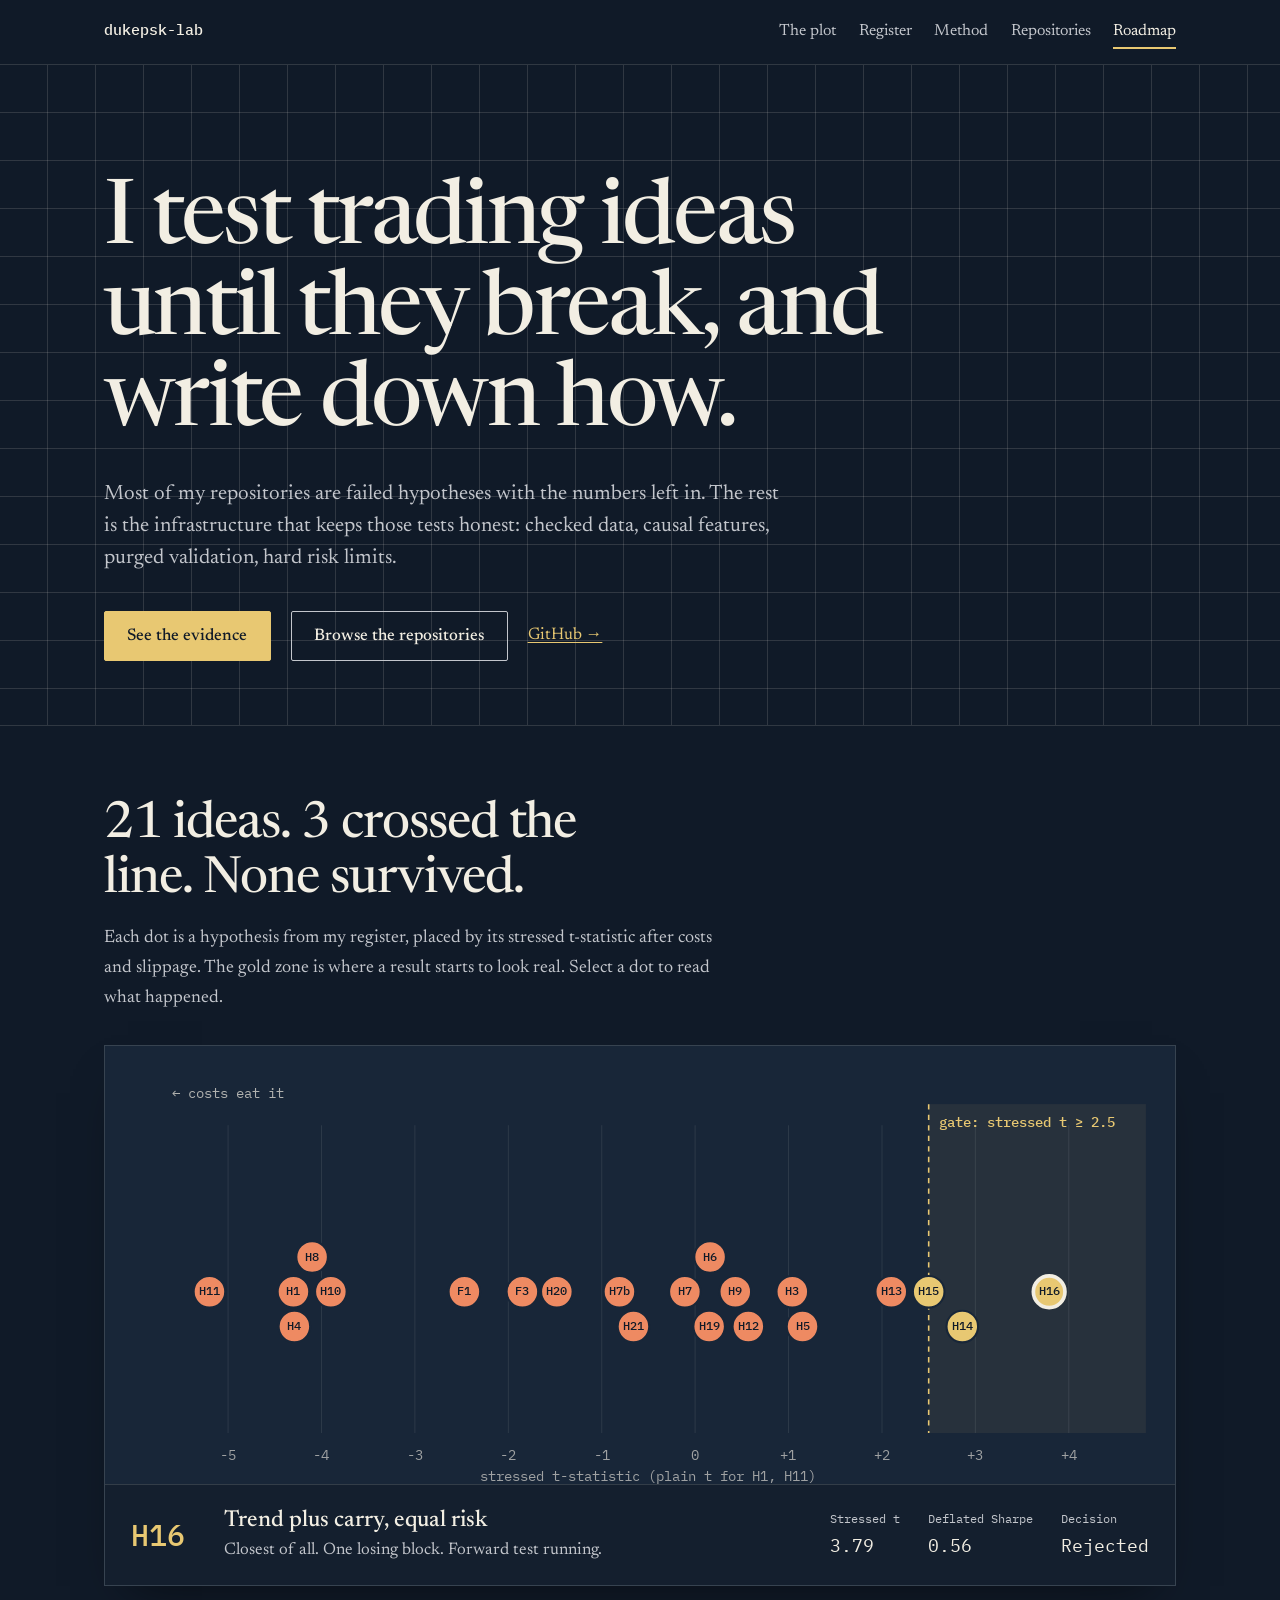
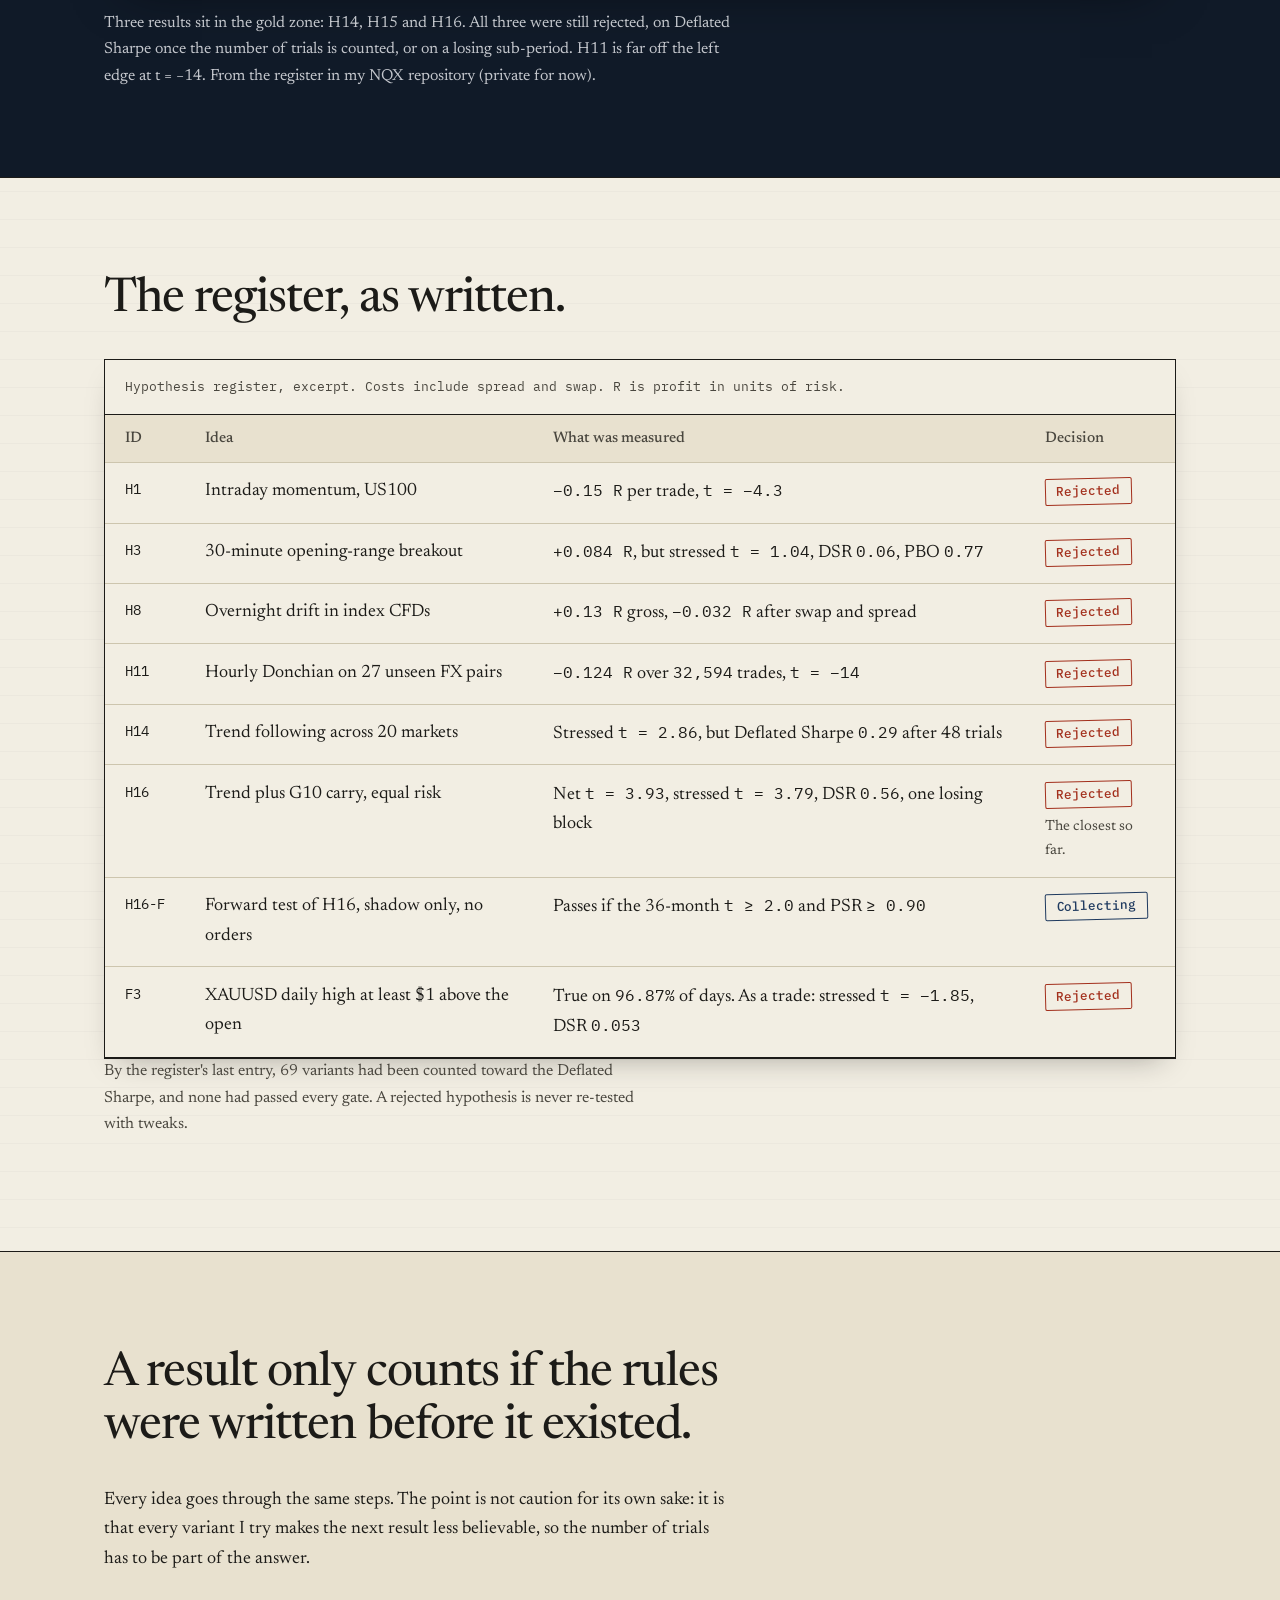
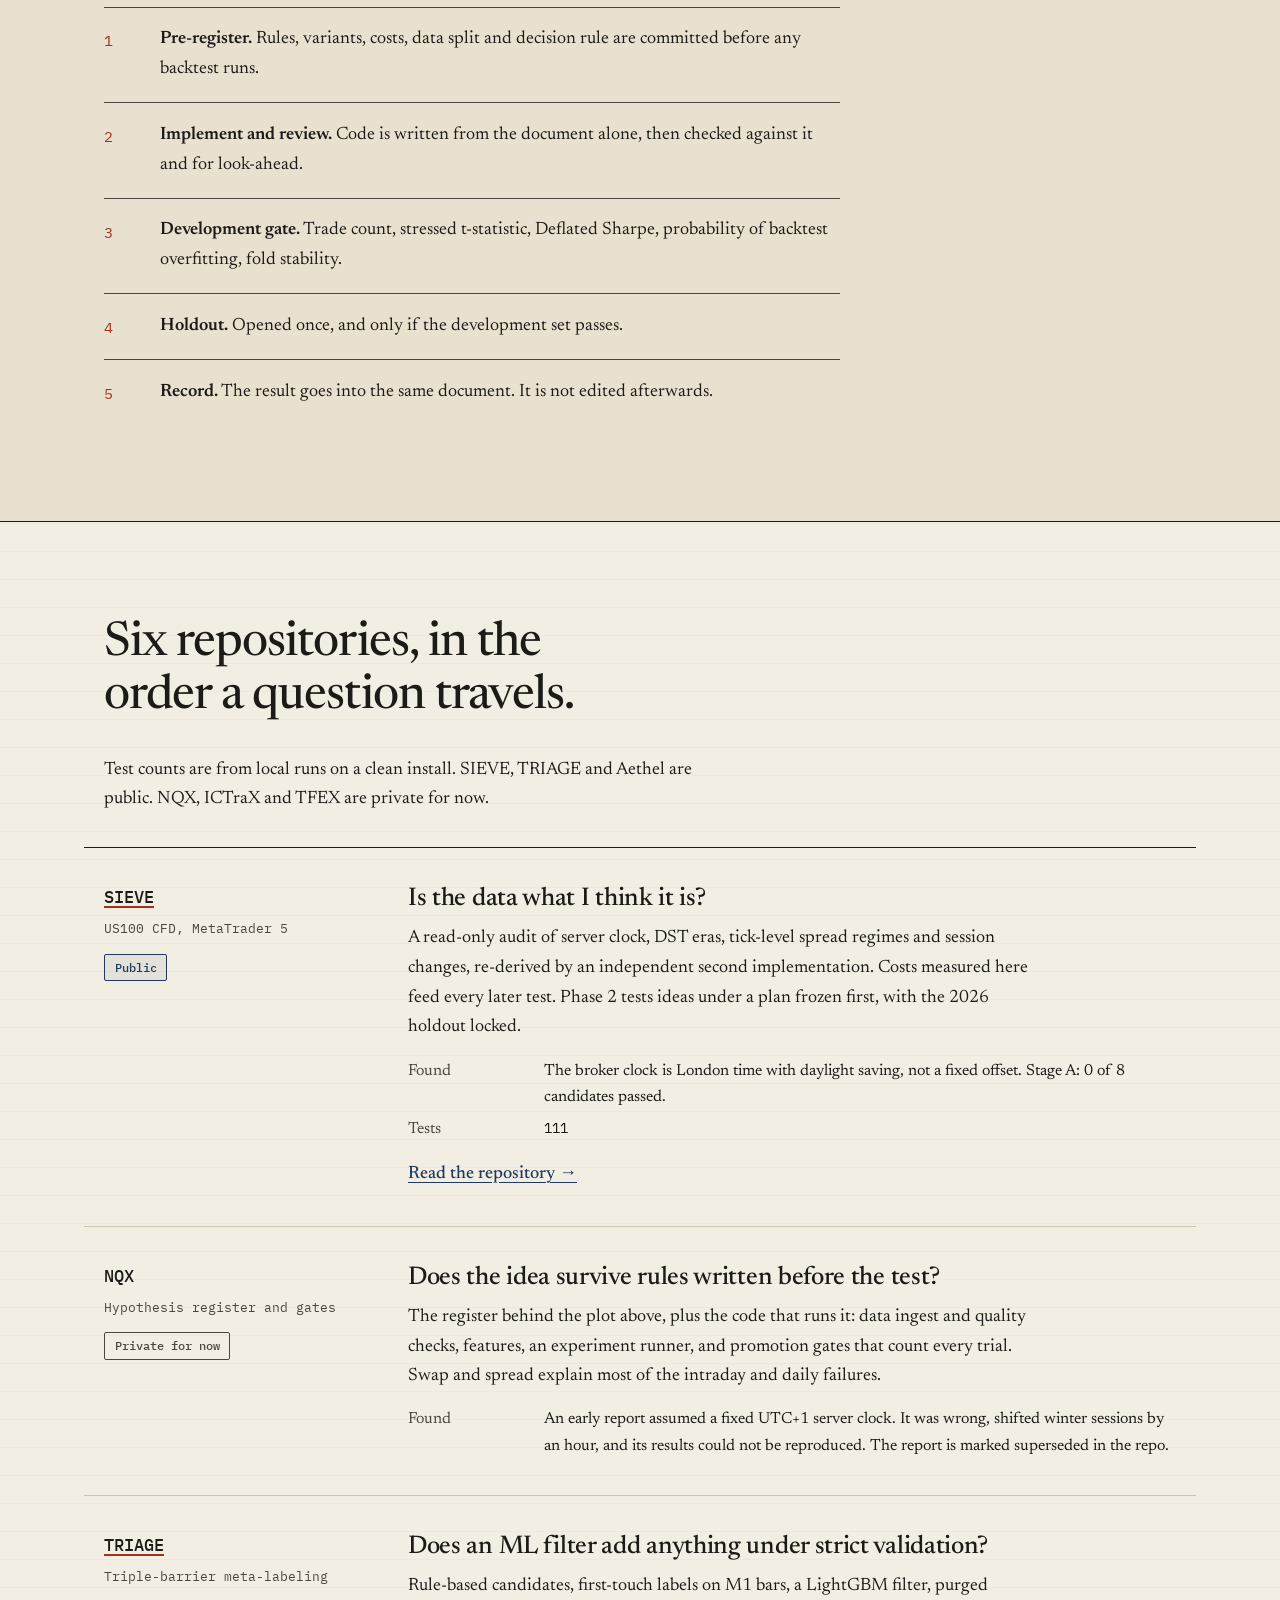
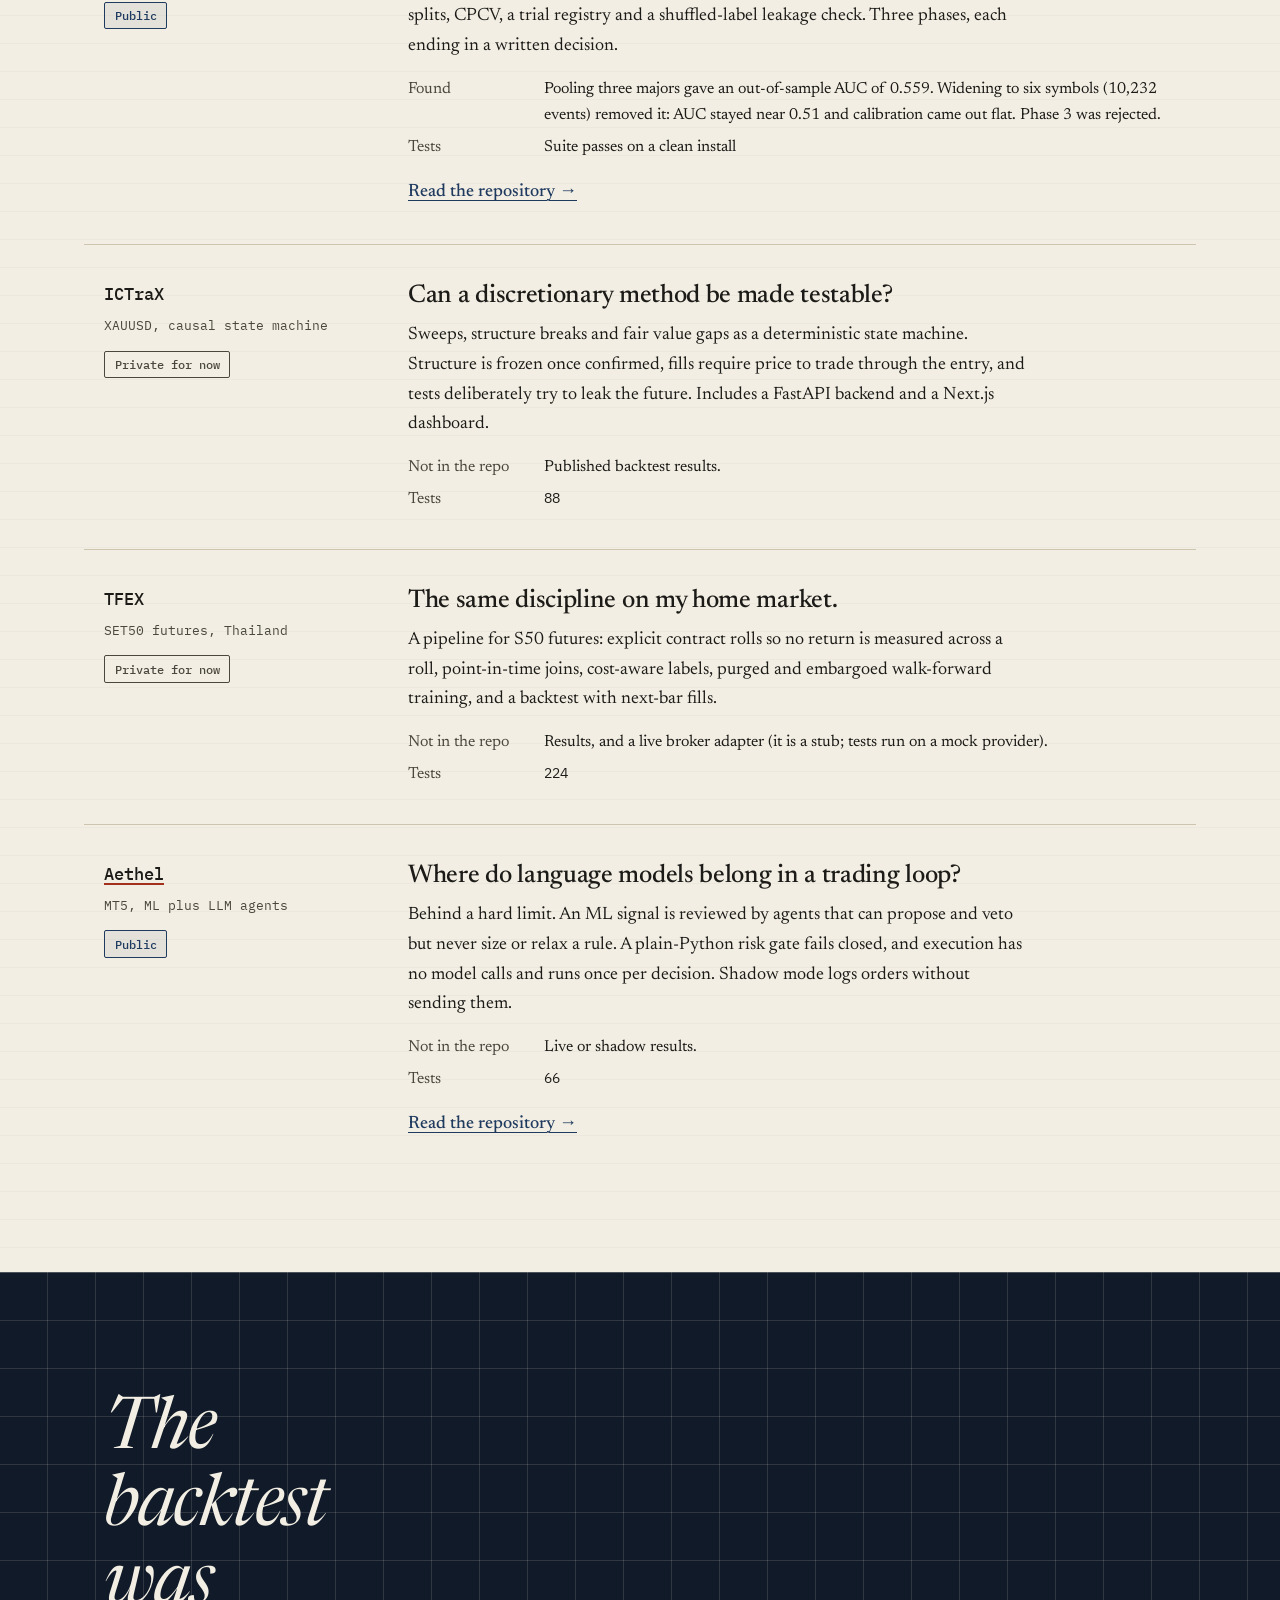
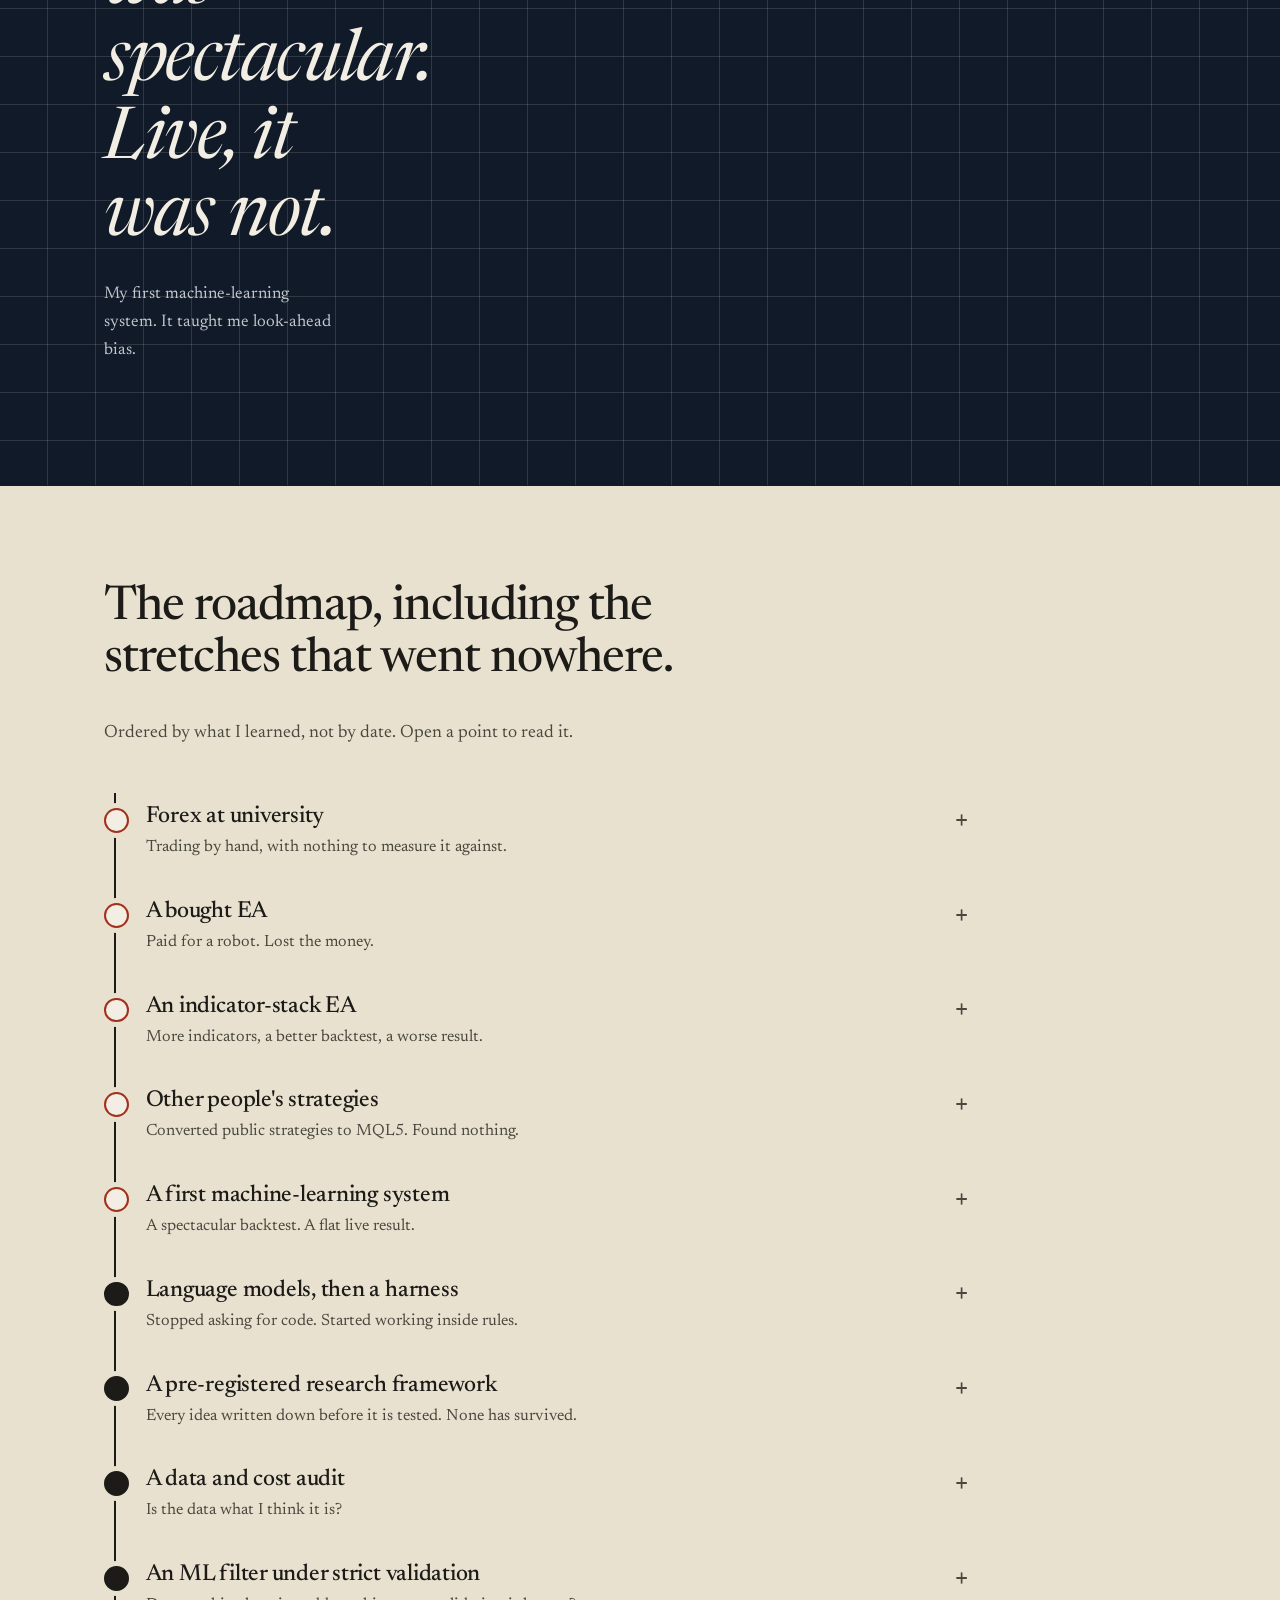
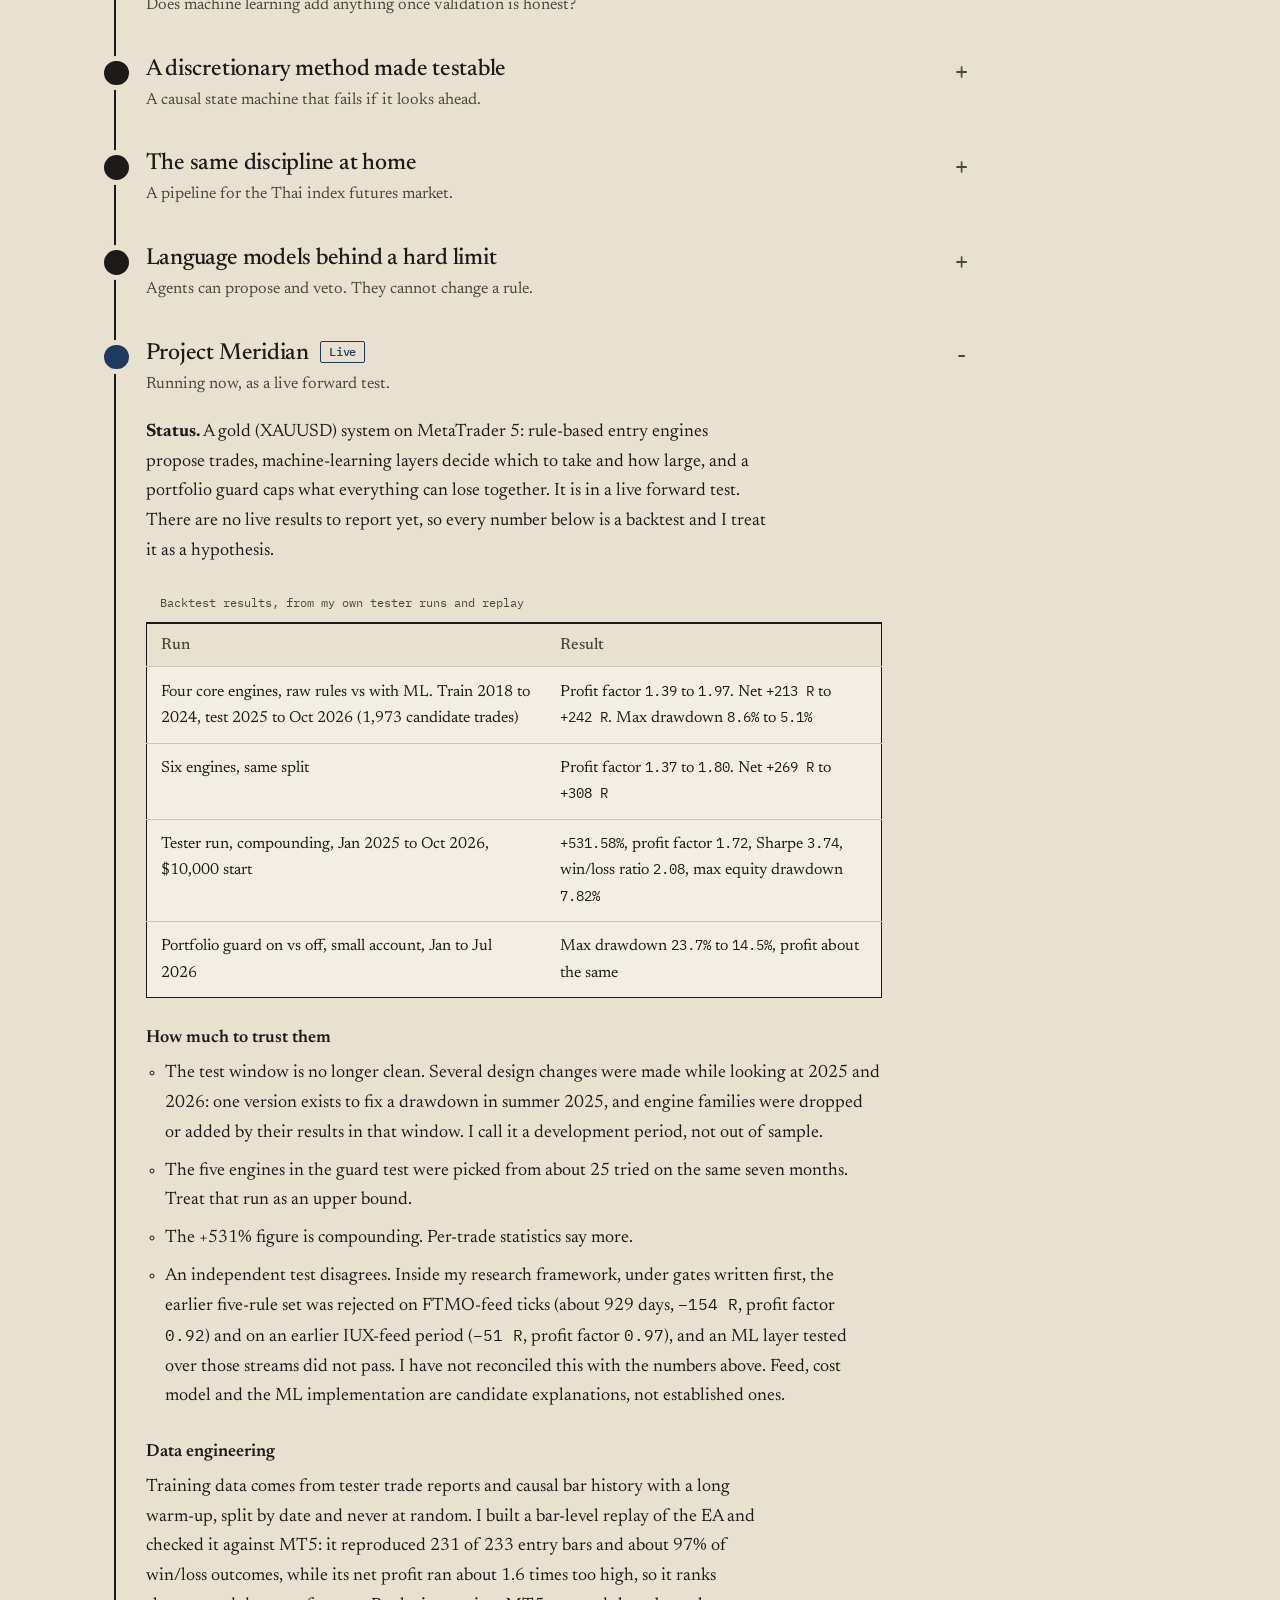
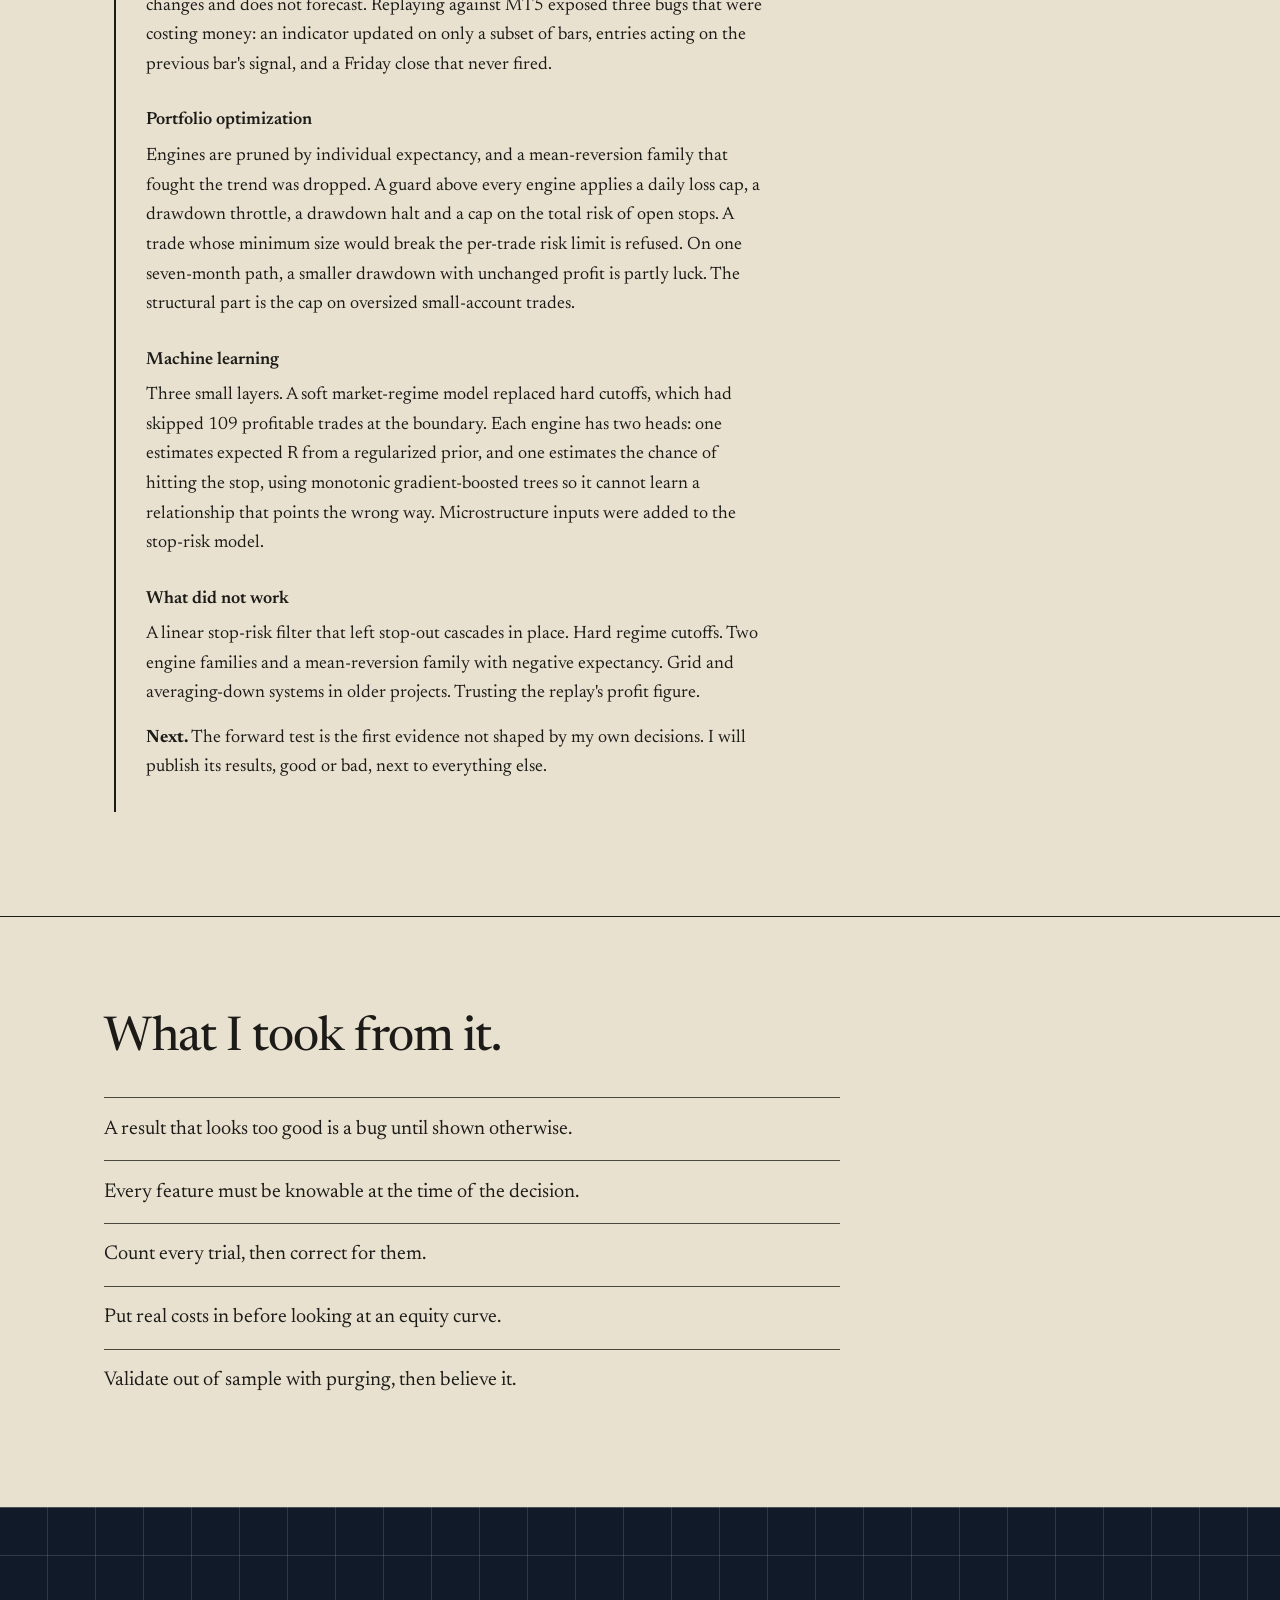
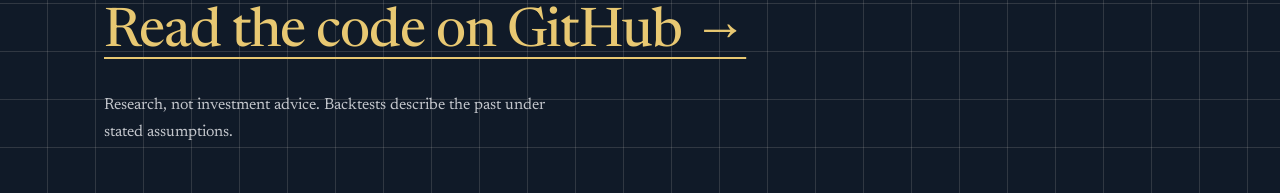
<file: index.html>
<!doctype html>
<html lang="en">
<head>
<meta charset="utf-8">
<meta name="viewport" content="width=device-width, initial-scale=1">
<title>dukepsk-lab: Quant research notebook</title>
<meta name="description" content="21 trading ideas tested under pre-registered rules. Three crossed the significance gate and none survived. The numbers, the code and how I learned to test.">
<meta property="og:title" content="dukepsk-lab: Quant research notebook">
<meta property="og:description" content="21 trading ideas, tested under rules written first. Three crossed the gate, none survived. See the plot.">
<meta property="og:type" content="website">
<meta name="color-scheme" content="light dark">
<meta name="theme-color" content="#101a28">
<link rel="icon" href="data:image/svg+xml,%3Csvg xmlns='http://www.w3.org/2000/svg' viewBox='0 0 32 32'%3E%3Crect width='32' height='32' fill='%23101a28'/%3E%3Ccircle cx='9' cy='20' r='3' fill='%23ee8a62'/%3E%3Ccircle cx='16' cy='14' r='3' fill='%23ee8a62'/%3E%3Ccircle cx='24' cy='9' r='3.5' fill='%23e8c872'/%3E%3C/svg%3E">
<link rel="preconnect" href="https://fonts.googleapis.com">
<link rel="preconnect" href="https://fonts.gstatic.com" crossorigin>
<link rel="stylesheet" href="https://fonts.googleapis.com/css2?family=IBM+Plex+Mono:wght@400;500&family=Newsreader:ital,opsz,wght@0,6..72,300..700;1,6..72,300..700&display=swap">
<link rel="stylesheet" href="styles.css">
</head>
<body>

<header class="top">
  <div class="wrap">
    <a class="handle" href="#top">dukepsk-lab</a>
    <nav aria-label="Sections">
      <a href="#plot">The plot</a>
      <a href="#register">Register</a>
      <a href="#method">Method</a>
      <a href="#repos">Repositories</a>
      <a href="#roadmap">Roadmap</a>
    </nav>
  </div>
</header>

<main id="top">

<section class="night hero">
  <div class="wrap">
    <h1>I test trading ideas until they break, and write down how.</h1>
    <p class="lede">Most of my repositories are failed hypotheses with the numbers left in. The rest is the infrastructure that keeps those tests honest: checked data, causal features, purged validation, hard risk limits.</p>
    <p class="cta">
      <a class="btn primary" href="#plot">See the evidence</a>
      <a class="btn" href="#repos">Browse the repositories</a>
      <a class="textlink" href="https://github.com/dukepsk-lab">GitHub &rarr;</a>
    </p>
  </div>
</section>

<section class="night plotsec" id="plot">
  <div class="wrap">
    <h2>21 ideas. 3 crossed the line. None survived.</h2>
    <p class="plot-lede">Each dot is a hypothesis from my register, placed by its stressed t-statistic after costs and slippage. The gold zone is where a result starts to look real. Select a dot to read what happened.</p>

    <div class="plate">
      <p class="swipe" aria-hidden="true">Swipe the plot sideways &rarr;</p>
      <div class="plate-scroll">
<svg class="plot" viewBox="0 0 1000 400" role="group" aria-label="Strip plot of stressed t-statistics for 21 hypotheses">
<rect class="zone" x="773.9" y="40" width="206.1" height="312"/>
<g><line class="tick" x1="109.2" x2="109.2" y1="60" y2="352"/><text class="axis" x="109.2" y="378" text-anchor="middle">-5</text></g><g><line class="tick" x1="197.8" x2="197.8" y1="60" y2="352"/><text class="axis" x="197.8" y="378" text-anchor="middle">-4</text></g><g><line class="tick" x1="286.4" x2="286.4" y1="60" y2="352"/><text class="axis" x="286.4" y="378" text-anchor="middle">-3</text></g><g><line class="tick" x1="375.1" x2="375.1" y1="60" y2="352"/><text class="axis" x="375.1" y="378" text-anchor="middle">-2</text></g><g><line class="tick" x1="463.7" x2="463.7" y1="60" y2="352"/><text class="axis" x="463.7" y="378" text-anchor="middle">-1</text></g><g><line class="tick" x1="552.3" x2="552.3" y1="60" y2="352"/><text class="axis" x="552.3" y="378" text-anchor="middle">0</text></g><g><line class="tick" x1="640.9" x2="640.9" y1="60" y2="352"/><text class="axis" x="640.9" y="378" text-anchor="middle">+1</text></g><g><line class="tick" x1="729.6" x2="729.6" y1="60" y2="352"/><text class="axis" x="729.6" y="378" text-anchor="middle">+2</text></g><g><line class="tick" x1="818.2" x2="818.2" y1="60" y2="352"/><text class="axis" x="818.2" y="378" text-anchor="middle">+3</text></g><g><line class="tick" x1="906.8" x2="906.8" y1="60" y2="352"/><text class="axis" x="906.8" y="378" text-anchor="middle">+4</text></g>
<line class="gate" x1="773.9" x2="773.9" y1="40" y2="352"/>
<text class="gate-label" x="783.9" y="62">gate: stressed t &#8805; 2.5</text>
<text class="side-label" x="56" y="34">&#8592; costs eat it</text>
<text class="axis-title" x="508" y="398" text-anchor="middle">stressed t-statistic (plain t for H1, H11)</text>
<g class="dot" tabindex="0" role="button" data-id="H11" style="--i:0" aria-label="H11, Hourly Donchian, 27 unseen FX pairs, t -14"><circle cx="91.5" cy="218.0" r="15"/><text x="91.5" y="221.5">H11</text><title>H11: Hourly Donchian, 27 unseen FX pairs (t -14)</title></g><g class="dot" tabindex="0" role="button" data-id="H1" style="--i:1" aria-label="H1, Intraday momentum, US100, t -4.3"><circle cx="171.2" cy="218.0" r="15"/><text x="171.2" y="221.5">H1</text><title>H1: Intraday momentum, US100 (t -4.3)</title></g><g class="dot" tabindex="0" role="button" data-id="H4" style="--i:2" aria-label="H4, Midday reversion to TWAP, t -4.29"><circle cx="172.1" cy="251.0" r="15"/><text x="172.1" y="254.5">H4</text><title>H4: Midday reversion to TWAP (t -4.29)</title></g><g class="dot" tabindex="0" role="button" data-id="H8" style="--i:3" aria-label="H8, Overnight drift in index CFDs, t -4.1"><circle cx="188.9" cy="185.0" r="15"/><text x="188.9" y="188.5">H8</text><title>H8: Overnight drift in index CFDs (t -4.1)</title></g><g class="dot" tabindex="0" role="button" data-id="H10" style="--i:4" aria-label="H10, Hourly Donchian, multi-asset, t -3.9"><circle cx="206.7" cy="218.0" r="15"/><text x="206.7" y="221.5">H10</text><title>H10: Hourly Donchian, multi-asset (t -3.9)</title></g><g class="dot" tabindex="0" role="button" data-id="F1" style="--i:5" aria-label="F1, Gold expert advisor, out of sample, t -2.47"><circle cx="333.4" cy="218.0" r="15"/><text x="333.4" y="221.5">F1</text><title>F1: Gold expert advisor, out of sample (t -2.47)</title></g><g class="dot" tabindex="0" role="button" data-id="F3" style="--i:6" aria-label="F3, Gold high at least $1 above the open, t -1.85"><circle cx="388.4" cy="218.0" r="15"/><text x="388.4" y="221.5">F3</text><title>F3: Gold high at least $1 above the open (t -1.85)</title></g><g class="dot" tabindex="0" role="button" data-id="H20" style="--i:7" aria-label="H20, Gold rebound after a London decline, t -1.48"><circle cx="421.1" cy="218.0" r="15"/><text x="421.1" y="221.5">H20</text><title>H20: Gold rebound after a London decline (t -1.48)</title></g><g class="dot" tabindex="0" role="button" data-id="H7b" style="--i:8" aria-label="H7b, Cross-asset trend, fill time fixed, t -0.81"><circle cx="480.5" cy="218.0" r="15"/><text x="480.5" y="221.5">H7b</text><title>H7b: Cross-asset trend, fill time fixed (t -0.81)</title></g><g class="dot" tabindex="0" role="button" data-id="H21" style="--i:9" aria-label="H21, ML intraday reversal entry, t -0.66"><circle cx="493.8" cy="251.0" r="15"/><text x="493.8" y="254.5">H21</text><title>H21: ML intraday reversal entry (t -0.66)</title></g><g class="dot" tabindex="0" role="button" data-id="H7" style="--i:10" aria-label="H7, Cross-asset trend, daily, t -0.11"><circle cx="542.6" cy="218.0" r="15"/><text x="542.6" y="221.5">H7</text><title>H7: Cross-asset trend, daily (t -0.11)</title></g><g class="dot" tabindex="0" role="button" data-id="H19" style="--i:11" aria-label="H19, Gold Asian-session drift, t 0.15"><circle cx="565.6" cy="251.0" r="15"/><text x="565.6" y="254.5">H19</text><title>H19: Gold Asian-session drift (t 0.15)</title></g><g class="dot" tabindex="0" role="button" data-id="H6" style="--i:12" aria-label="H6, ML strategy selection, t 0.16"><circle cx="566.5" cy="185.0" r="15"/><text x="566.5" y="188.5">H6</text><title>H6: ML strategy selection (t 0.16)</title></g><g class="dot" tabindex="0" role="button" data-id="H9" style="--i:13" aria-label="H9, US30 opening-range breakout, t 0.43"><circle cx="590.4" cy="218.0" r="15"/><text x="590.4" y="221.5">H9</text><title>H9: US30 opening-range breakout (t 0.43)</title></g><g class="dot" tabindex="0" role="button" data-id="H12" style="--i:14" aria-label="H12, Trend on 30+ years of daily data, t 0.57"><circle cx="602.8" cy="251.0" r="15"/><text x="602.8" y="254.5">H12</text><title>H12: Trend on 30+ years of daily data (t 0.57)</title></g><g class="dot" tabindex="0" role="button" data-id="H3" style="--i:15" aria-label="H3, 30-minute opening-range breakout, t 1.04"><circle cx="644.5" cy="218.0" r="15"/><text x="644.5" y="221.5">H3</text><title>H3: 30-minute opening-range breakout (t 1.04)</title></g><g class="dot" tabindex="0" role="button" data-id="H5" style="--i:16" aria-label="H5, Regime-based strategy selection, t 1.15"><circle cx="654.2" cy="251.0" r="15"/><text x="654.2" y="254.5">H5</text><title>H5: Regime-based strategy selection (t 1.15)</title></g><g class="dot" tabindex="0" role="button" data-id="H13" style="--i:17" aria-label="H13, Canonical 12-month trend, t 2.1"><circle cx="738.4" cy="218.0" r="15"/><text x="738.4" y="221.5">H13</text><title>H13: Canonical 12-month trend (t 2.1)</title></g><g class="dot crossed" tabindex="0" role="button" data-id="H15" style="--i:18" aria-label="H15, G10 FX carry, t 2.5"><circle cx="773.9" cy="218.0" r="15"/><text x="773.9" y="221.5">H15</text><title>H15: G10 FX carry (t 2.5)</title></g><g class="dot crossed" tabindex="0" role="button" data-id="H14" style="--i:19" aria-label="H14, Trend across 20 markets, t 2.86"><circle cx="805.8" cy="251.0" r="15"/><text x="805.8" y="254.5">H14</text><title>H14: Trend across 20 markets (t 2.86)</title></g><g class="dot crossed" tabindex="0" role="button" data-id="H16" style="--i:20" aria-label="H16, Trend plus carry, equal risk, t 3.79"><circle cx="888.2" cy="218.0" r="15"/><text x="888.2" y="221.5">H16</text><title>H16: Trend plus carry, equal risk (t 3.79)</title></g>
</svg>
      </div>
      <div class="readout" id="readout" aria-live="polite">
        <div class="r-id" id="r-id">H16</div>
        <div class="r-body">
          <h3 id="r-idea">Trend plus carry, equal risk</h3>
          <p id="r-note">Closest of all. One losing block. Forward test running.</p>
        </div>
        <dl class="r-nums">
          <div><dt>Stressed t</dt><dd id="r-t">3.79</dd></div>
          <div><dt>Deflated Sharpe</dt><dd id="r-dsr">0.56</dd></div>
          <div><dt>Decision</dt><dd id="r-dec">Rejected</dd></div>
        </dl>
      </div>
    </div>
    <p class="plot-foot">Three results sit in the gold zone: H14, H15 and H16. All three were still rejected, on Deflated Sharpe once the number of trials is counted, or on a losing sub-period. H11 is far off the left edge at t = &minus;14. From the register in my NQX repository (private for now).</p>
  </div>
</section>

<section class="register block" id="register">
  <div class="wrap">
    <h2>The register, as written.</h2>
    <div class="sheet">
      <table>
        <caption>Hypothesis register, excerpt. Costs include spread and swap. R is profit in units of risk.</caption>
        <thead>
          <tr><th scope="col">ID</th><th scope="col">Idea</th><th scope="col">What was measured</th><th scope="col">Decision</th></tr>
        </thead>
        <tbody>
          <tr>
            <td>H1</td><td>Intraday momentum, US100</td>
            <td><span class="num">&minus;0.15 R</span> per trade, <span class="num">t = &minus;4.3</span></td>
            <td><span class="verdict">Rejected</span></td>
          </tr>
          <tr>
            <td>H3</td><td>30-minute opening-range breakout</td>
            <td><span class="num">+0.084 R</span>, but stressed <span class="num">t = 1.04</span>, DSR <span class="num">0.06</span>, PBO <span class="num">0.77</span></td>
            <td><span class="verdict">Rejected</span></td>
          </tr>
          <tr>
            <td>H8</td><td>Overnight drift in index CFDs</td>
            <td><span class="num">+0.13 R</span> gross, <span class="num">&minus;0.032 R</span> after swap and spread</td>
            <td><span class="verdict">Rejected</span></td>
          </tr>
          <tr>
            <td>H11</td><td>Hourly Donchian on 27 unseen FX pairs</td>
            <td><span class="num">&minus;0.124 R</span> over <span class="num">32,594</span> trades, <span class="num">t = &minus;14</span></td>
            <td><span class="verdict">Rejected</span></td>
          </tr>
          <tr>
            <td>H14</td><td>Trend following across 20 markets</td>
            <td>Stressed <span class="num">t = 2.86</span>, but Deflated Sharpe <span class="num">0.29</span> after 48 trials</td>
            <td><span class="verdict">Rejected</span></td>
          </tr>
          <tr>
            <td>H16</td><td>Trend plus G10 carry, equal risk</td>
            <td>Net <span class="num">t = 3.93</span>, stressed <span class="num">t = 3.79</span>, DSR <span class="num">0.56</span>, one losing block</td>
            <td><span class="verdict">Rejected</span><span class="verdict-note">The closest so far.</span></td>
          </tr>
          <tr>
            <td>H16-F</td><td>Forward test of H16, shadow only, no orders</td>
            <td>Passes if the 36-month <span class="num">t &ge; 2.0</span> and PSR <span class="num">&ge; 0.90</span></td>
            <td><span class="verdict open">Collecting</span></td>
          </tr>
          <tr>
            <td>F3</td><td>XAUUSD daily high at least $1 above the open</td>
            <td>True on <span class="num">96.87%</span> of days. As a trade: stressed <span class="num">t = &minus;1.85</span>, DSR <span class="num">0.053</span></td>
            <td><span class="verdict">Rejected</span></td>
          </tr>
        </tbody>
      </table>
    </div>
    <p class="register-foot">By the register's last entry, 69 variants had been counted toward the Deflated Sharpe, and none had passed every gate. A rejected hypothesis is never re-tested with tweaks.</p>
  </div>
</section>

<section class="block alt" id="method">
  <div class="wrap">
    <h2>A result only counts if the rules were written before it existed.</h2>
    <p>Every idea goes through the same steps. The point is not caution for its own sake: it is that every variant I try makes the next result less believable, so the number of trials has to be part of the answer.</p>
    <ol class="steps">
      <li><span><strong>Pre-register.</strong> Rules, variants, costs, data split and decision rule are committed before any backtest runs.</span></li>
      <li><span><strong>Implement and review.</strong> Code is written from the document alone, then checked against it and for look-ahead.</span></li>
      <li><span><strong>Development gate.</strong> Trade count, stressed t-statistic, Deflated Sharpe, probability of backtest overfitting, fold stability.</span></li>
      <li><span><strong>Holdout.</strong> Opened once, and only if the development set passes.</span></li>
      <li><span><strong>Record.</strong> The result goes into the same document. It is not edited afterwards.</span></li>
    </ol>
  </div>
</section>

<section class="block" id="repos">
  <div class="wrap">
    <h2>Six repositories, in the order a question travels.</h2>
    <p>Test counts are from local runs on a clean install. SIEVE, TRIAGE and Aethel are public. NQX, ICTraX and TFEX are private for now.</p>
    <ol class="ledger">

      <li>
        <div class="who"><a href="https://github.com/dukepsk-lab/SIEVE">SIEVE</a><small>US100 CFD, MetaTrader 5</small><span class="chip live">Public</span></div>
        <div>
          <h3>Is the data what I think it is?</h3>
          <p>A read-only audit of server clock, DST eras, tick-level spread regimes and session changes, re-derived by an independent second implementation. Costs measured here feed every later test. Phase 2 tests ideas under a plan frozen first, with the 2026 holdout locked.</p>
          <dl>
            <dt>Found</dt><dd>The broker clock is London time with daylight saving, not a fixed offset. Stage A: 0 of 8 candidates passed.</dd>
            <dt>Tests</dt><dd><span class="num">111</span></dd>
          </dl>
          <a class="more" href="https://github.com/dukepsk-lab/SIEVE">Read the repository &rarr;</a>
        </div>
      </li>

      <li>
        <div class="who">NQX<small>Hypothesis register and gates</small><span class="chip">Private for now</span></div>
        <div>
          <h3>Does the idea survive rules written before the test?</h3>
          <p>The register behind the plot above, plus the code that runs it: data ingest and quality checks, features, an experiment runner, and promotion gates that count every trial. Swap and spread explain most of the intraday and daily failures.</p>
          <dl>
            <dt>Found</dt><dd>An early report assumed a fixed UTC+1 server clock. It was wrong, shifted winter sessions by an hour, and its results could not be reproduced. The report is marked superseded in the repo.</dd>
          </dl>
        </div>
      </li>

      <li>
        <div class="who"><a href="https://github.com/dukepsk-lab/TRIAGE">TRIAGE</a><small>Triple-barrier meta-labeling</small><span class="chip live">Public</span></div>
        <div>
          <h3>Does an ML filter add anything under strict validation?</h3>
          <p>Rule-based candidates, first-touch labels on M1 bars, a LightGBM filter, purged splits, CPCV, a trial registry and a shuffled-label leakage check. Three phases, each ending in a written decision.</p>
          <dl>
            <dt>Found</dt><dd>Pooling three majors gave an out-of-sample AUC of 0.559. Widening to six symbols (10,232 events) removed it: AUC stayed near 0.51 and calibration came out flat. Phase 3 was rejected.</dd>
            <dt>Tests</dt><dd>Suite passes on a clean install</dd>
          </dl>
          <a class="more" href="https://github.com/dukepsk-lab/TRIAGE">Read the repository &rarr;</a>
        </div>
      </li>

      <li>
        <div class="who">ICTraX<small>XAUUSD, causal state machine</small><span class="chip">Private for now</span></div>
        <div>
          <h3>Can a discretionary method be made testable?</h3>
          <p>Sweeps, structure breaks and fair value gaps as a deterministic state machine. Structure is frozen once confirmed, fills require price to trade through the entry, and tests deliberately try to leak the future. Includes a FastAPI backend and a Next.js dashboard.</p>
          <dl>
            <dt>Not in the repo</dt><dd>Published backtest results.</dd>
            <dt>Tests</dt><dd><span class="num">88</span></dd>
          </dl>
        </div>
      </li>

      <li>
        <div class="who">TFEX<small>SET50 futures, Thailand</small><span class="chip">Private for now</span></div>
        <div>
          <h3>The same discipline on my home market.</h3>
          <p>A pipeline for S50 futures: explicit contract rolls so no return is measured across a roll, point-in-time joins, cost-aware labels, purged and embargoed walk-forward training, and a backtest with next-bar fills.</p>
          <dl>
            <dt>Not in the repo</dt><dd>Results, and a live broker adapter (it is a stub; tests run on a mock provider).</dd>
            <dt>Tests</dt><dd><span class="num">224</span></dd>
          </dl>
        </div>
      </li>

      <li>
        <div class="who"><a href="https://github.com/dukepsk-lab/Aethel">Aethel</a><small>MT5, ML plus LLM agents</small><span class="chip live">Public</span></div>
        <div>
          <h3>Where do language models belong in a trading loop?</h3>
          <p>Behind a hard limit. An ML signal is reviewed by agents that can propose and veto but never size or relax a rule. A plain-Python risk gate fails closed, and execution has no model calls and runs once per decision. Shadow mode logs orders without sending them.</p>
          <dl>
            <dt>Not in the repo</dt><dd>Live or shadow results.</dd>
            <dt>Tests</dt><dd><span class="num">66</span></dd>
          </dl>
          <a class="more" href="https://github.com/dukepsk-lab/Aethel">Read the repository &rarr;</a>
        </div>
      </li>

    </ol>
  </div>
</section>

<section class="night quote">
  <div class="wrap">
    <blockquote>
      <p>The backtest was spectacular. Live, it was not.</p>
      <footer>My first machine-learning system. It taught me look-ahead bias.</footer>
    </blockquote>
  </div>
</section>

<section class="block alt" id="roadmap">
  <div class="wrap">
    <h2>The roadmap, including the stretches that went nowhere.</h2>
    <p class="road-note">Ordered by what I learned, not by date. Open a point to read it.</p>
    <ol class="road">
      <li class="node lesson"><details><summary><span class="t">Forex at university</span><span class="l">Trading by hand, with nothing to measure it against.</span></summary><div class="detail"><dl><dt>Believed</dt><dd>Trading by hand would work if I tried hard enough.</dd><dt>What broke it</dt><dd class="broke">I had no way to tell skill from luck.</dd><dt>Changed</dt><dd>I wanted to automate it, so a rule could be tested.</dd></dl></div></details></li>
      <li class="node lesson"><details><summary><span class="t">A bought EA</span><span class="l">Paid for a robot. Lost the money.</span></summary><div class="detail"><dl><dt>Believed</dt><dd>Someone sells an automated system that works.</dd><dt>What broke it</dt><dd class="broke">I paid for one in my first job and lost the money. I could not check any claim it made.</dd><dt>Changed</dt><dd>I started building my own, so I could inspect every step.</dd></dl></div></details></li>
      <li class="node lesson"><details><summary><span class="t">An indicator-stack EA</span><span class="l">More indicators, a better backtest, a worse result.</span></summary><div class="detail"><dl><dt>Believed</dt><dd>RSI, stochastic, EMA and MACD together, tuned long enough, make a system.</dd><dt>What broke it</dt><dd class="broke">The backtest looked better than expected. Live, it did not. That is when I learned the word overfitting.</dd><dt>Changed</dt><dd>I began testing one hypothesis at a time.</dd></dl></div></details></li>
      <li class="node lesson"><details><summary><span class="t">Other people&#x27;s strategies</span><span class="l">Converted public strategies to MQL5. Found nothing.</span></summary><div class="detail"><dl><dt>Believed</dt><dd>A strategy someone published probably has an edge.</dd><dt>What broke it</dt><dd class="broke">Converted and tested, none of them held up.</dd><dt>Changed</dt><dd>I turned to machine learning.</dd></dl></div></details></li>
      <li class="node lesson"><details><summary><span class="t">A first machine-learning system</span><span class="l">A spectacular backtest. A flat live result.</span></summary><div class="detail"><dl><dt>Believed</dt><dd>A CNN-LSTM with an XGBoost meta-model and Kelly sizing, built over several versions, would find the edge.</dd><dt>What broke it</dt><dd class="broke">The backtest was spectacular. Live, it was not. Tracing why taught me look-ahead bias.</dd><dt>Changed</dt><dd>Results that look too good now start an investigation. Every feature has to be available at the moment of the decision, and I count every trial.</dd></dl></div></details></li>
      <li class="node built"><details><summary><span class="t">Language models, then a harness</span><span class="l">Stopped asking for code. Started working inside rules.</span></summary><div class="detail"><dl><dt>Believed</dt><dd>Language models could speed up the coding.</dd><dt>What broke it</dt><dd class="broke">Early on they were weak at MQL5 and I stopped using them. They improved.</dd><dt>Changed</dt><dd>I started working inside a harness: pre-registered hypotheses, tests, leakage checks, trial counts, real costs before anyone looks at a result.</dd></dl></div></details></li>
      <li class="node built"><details><summary><span class="t">A pre-registered research framework</span><span class="l">Every idea written down before it is tested. None has survived.</span></summary><div class="detail"><p>A register of hypotheses with rules, costs and decision gates committed first, and a runner that counts every trial. By its last entry 69 variants had been counted and none passed every gate. The plot above comes from it.</p></div></details></li>
      <li class="node built"><details><summary><span class="t">A data and cost audit</span><span class="l">Is the data what I think it is?</span></summary><div class="detail"><p>A read-only audit of the broker clock, DST eras, spread regimes and sessions, re-derived by an independent second implementation. It found the server clock was not the fixed offset I had assumed, which had quietly shifted winter sessions by an hour.</p><p><a href="#repos">See the repository</a></p></div></details></li>
      <li class="node built"><details><summary><span class="t">An ML filter under strict validation</span><span class="l">Does machine learning add anything once validation is honest?</span></summary><div class="detail"><p>Triple-barrier labels, purged splits, CPCV and a shuffled-label leakage check. A gain on three markets disappeared when the basket widened to six, and the project was rejected on its own written gate.</p><p><a href="#repos">See the repository</a></p></div></details></li>
      <li class="node built"><details><summary><span class="t">A discretionary method made testable</span><span class="l">A causal state machine that fails if it looks ahead.</span></summary><div class="detail"><p>Sweeps, structure breaks and fair value gaps as a deterministic state machine with tests that try to leak the future. No published results yet.</p></div></details></li>
      <li class="node built"><details><summary><span class="t">The same discipline at home</span><span class="l">A pipeline for the Thai index futures market.</span></summary><div class="detail"><p>Explicit contract rolls, point-in-time joins, cost-aware labels and walk-forward training with purging and an embargo. No results yet, and the broker adapter is a stub.</p></div></details></li>
      <li class="node built"><details><summary><span class="t">Language models behind a hard limit</span><span class="l">Agents can propose and veto. They cannot change a rule.</span></summary><div class="detail"><p>An ML signal reviewed by agents, a plain-code risk gate that fails closed, and an executor with no model calls. No live results yet.</p><p><a href="#repos">See the repository</a></p></div></details></li>
      <li class="node live"><details open><summary><span class="t">Project Meridian</span><span class="l">Running now, as a live forward test.</span></summary><div class="detail">
<p><strong>Status.</strong> A gold (XAUUSD) system on MetaTrader 5: rule-based entry engines propose trades, machine-learning layers decide which to take and how large, and a portfolio guard caps what everything can lose together. It is in a live forward test. There are no live results to report yet, so every number below is a backtest and I treat it as a hypothesis.</p>
<table class="mini"><caption>Backtest results, from my own tester runs and replay</caption>
<thead><tr><th scope="col">Run</th><th scope="col">Result</th></tr></thead><tbody>
<tr><td>Four core engines, raw rules vs with ML. Train 2018 to 2024, test 2025 to Oct 2026 (1,973 candidate trades)</td><td>Profit factor <span class="num">1.39</span> to <span class="num">1.97</span>. Net <span class="num">+213 R</span> to <span class="num">+242 R</span>. Max drawdown <span class="num">8.6%</span> to <span class="num">5.1%</span></td></tr>
<tr><td>Six engines, same split</td><td>Profit factor <span class="num">1.37</span> to <span class="num">1.80</span>. Net <span class="num">+269 R</span> to <span class="num">+308 R</span></td></tr>
<tr><td>Tester run, compounding, Jan 2025 to Oct 2026, $10,000 start</td><td><span class="num">+531.58%</span>, profit factor <span class="num">1.72</span>, Sharpe <span class="num">3.74</span>, win/loss ratio <span class="num">2.08</span>, max equity drawdown <span class="num">7.82%</span></td></tr>
<tr><td>Portfolio guard on vs off, small account, Jan to Jul 2026</td><td>Max drawdown <span class="num">23.7%</span> to <span class="num">14.5%</span>, profit about the same</td></tr>
</tbody></table>
<h4>How much to trust them</h4>
<ul>
<li>The test window is no longer clean. Several design changes were made while looking at 2025 and 2026: one version exists to fix a drawdown in summer 2025, and engine families were dropped or added by their results in that window. I call it a development period, not out of sample.</li>
<li>The five engines in the guard test were picked from about 25 tried on the same seven months. Treat that run as an upper bound.</li>
<li>The +531% figure is compounding. Per-trade statistics say more.</li>
<li>An independent test disagrees. Inside my research framework, under gates written first, the earlier five-rule set was rejected on FTMO-feed ticks (about 929 days, <span class="num">&minus;154 R</span>, profit factor <span class="num">0.92</span>) and on an earlier IUX-feed period (<span class="num">&minus;51 R</span>, profit factor <span class="num">0.97</span>), and an ML layer tested over those streams did not pass. I have not reconciled this with the numbers above. Feed, cost model and the ML implementation are candidate explanations, not established ones.</li>
</ul>
<h4>Data engineering</h4>
<p>Training data comes from tester trade reports and causal bar history with a long warm-up, split by date and never at random. I built a bar-level replay of the EA and checked it against MT5: it reproduced 231 of 233 entry bars and about 97% of win/loss outcomes, while its net profit ran about 1.6 times too high, so it ranks changes and does not forecast. Replaying against MT5 exposed three bugs that were costing money: an indicator updated on only a subset of bars, entries acting on the previous bar's signal, and a Friday close that never fired.</p>
<h4>Portfolio optimization</h4>
<p>Engines are pruned by individual expectancy, and a mean-reversion family that fought the trend was dropped. A guard above every engine applies a daily loss cap, a drawdown throttle, a drawdown halt and a cap on the total risk of open stops. A trade whose minimum size would break the per-trade risk limit is refused. On one seven-month path, a smaller drawdown with unchanged profit is partly luck. The structural part is the cap on oversized small-account trades.</p>
<h4>Machine learning</h4>
<p>Three small layers. A soft market-regime model replaced hard cutoffs, which had skipped 109 profitable trades at the boundary. Each engine has two heads: one estimates expected R from a regularized prior, and one estimates the chance of hitting the stop, using monotonic gradient-boosted trees so it cannot learn a relationship that points the wrong way. Microstructure inputs were added to the stop-risk model.</p>
<h4>What did not work</h4>
<p>A linear stop-risk filter that left stop-out cascades in place. Hard regime cutoffs. Two engine families and a mean-reversion family with negative expectancy. Grid and averaging-down systems in older projects. Trusting the replay's profit figure.</p>
<p><strong>Next.</strong> The forward test is the first evidence not shaped by my own decisions. I will publish its results, good or bad, next to everything else.</p></div></details></li>
    </ol>
  </div>
</section>

<section class="block alt" id="rules">
  <div class="wrap">
    <h2>What I took from it.</h2>
    <ol class="rules">
      <li>A result that looks too good is a bug until shown otherwise.</li>
      <li>Every feature must be knowable at the time of the decision.</li>
      <li>Count every trial, then correct for them.</li>
      <li>Put real costs in before looking at an equity curve.</li>
      <li>Validate out of sample with purging, then believe it.</li>
    </ol>
  </div>
</section>

</main>

<footer class="night">
  <div class="wrap">
    <a class="big" href="https://github.com/dukepsk-lab">Read the code on GitHub &rarr;</a>
    <p>Research, not investment advice. Backtests describe the past under stated assumptions.</p>
  </div>
</footer>

<script>
(function () {
  var DATA = {"H1": {"idea": "Intraday momentum, US100", "t": -4.3, "note": "All four variants negative. Holdout not opened.", "dsr": null, "crossed": false}, "H3": {"idea": "30-minute opening-range breakout", "t": 1.04, "note": "+0.084 R before the stress. PBO 0.77.", "dsr": 0.06, "crossed": false}, "H4": {"idea": "Midday reversion to TWAP", "t": -4.29, "note": "All variants negative.", "dsr": 0.0, "crossed": false}, "H5": {"idea": "Regime-based strategy selection", "t": 1.15, "note": "102 trades, below the 500 minimum.", "dsr": 0.44, "crossed": false}, "H6": {"idea": "ML strategy selection", "t": 0.16, "note": "Worse than always running the best single rule.", "dsr": 0.006, "crossed": false}, "H7": {"idea": "Cross-asset trend, daily", "t": -0.11, "note": "Gross edge about half eaten by swap.", "dsr": null, "crossed": false}, "H7b": {"idea": "Cross-asset trend, fill time fixed", "t": -0.81, "note": "Gross +9.8%, mostly eaten by swap.", "dsr": 0.2, "crossed": false}, "H8": {"idea": "Overnight drift in index CFDs", "t": -4.1, "note": "+0.13 R gross, -0.032 R after swap and spread.", "dsr": null, "crossed": false}, "H9": {"idea": "US30 opening-range breakout", "t": 0.43, "note": "Does not replicate the H3 result.", "dsr": null, "crossed": false}, "H10": {"idea": "Hourly Donchian, multi-asset", "t": -3.9, "note": "Gross +0.07 R eaten by spread and swap.", "dsr": null, "crossed": false}, "H11": {"idea": "Hourly Donchian, 27 unseen FX pairs", "t": -14.0, "note": "-0.124 R over 32,594 trades. Plain t, off the chart.", "dsr": null, "crossed": false}, "H12": {"idea": "Trend on 30+ years of daily data", "t": 0.57, "note": "Net t 2.72, but the edge decays from Sharpe 1.3 to 0.06.", "dsr": null, "crossed": false}, "H13": {"idea": "Canonical 12-month trend", "t": 2.1, "note": "Needs 2.5. DSR 0.12.", "dsr": 0.12, "crossed": false}, "H14": {"idea": "Trend across 20 markets", "t": 2.86, "note": "Crosses the gate. Fails Deflated Sharpe after 48 trials.", "dsr": 0.29, "crossed": true}, "H15": {"idea": "G10 FX carry", "t": 2.5, "note": "Crosses the gate. Fails Deflated Sharpe.", "dsr": 0.18, "crossed": true}, "H16": {"idea": "Trend plus carry, equal risk", "t": 3.79, "note": "Closest of all. One losing block. Forward test running.", "dsr": 0.56, "crossed": true}, "F1": {"idea": "Gold expert advisor, out of sample", "t": -2.47, "note": "Hit its own loss stop in 2022.", "dsr": null, "crossed": false}, "F3": {"idea": "Gold high at least $1 above the open", "t": -1.85, "note": "The fact was true on 96.87% of days. The trade lost.", "dsr": 0.053, "crossed": false}, "H19": {"idea": "Gold Asian-session drift", "t": 0.15, "note": "Positive drift, fails the gate.", "dsr": 0.11, "crossed": false}, "H20": {"idea": "Gold rebound after a London decline", "t": -1.48, "note": "No rebound found.", "dsr": 0.0003, "crossed": false}, "H21": {"idea": "ML intraday reversal entry", "t": -0.66, "note": "Upper bound; 24,206 candidates.", "dsr": null, "crossed": false}};
  var dots = document.querySelectorAll('.plot .dot');
  var el = function (id) { return document.getElementById(id); };
  var fmt = function (n) { return (n < 0 ? '−' : '') + Math.abs(n).toString(); };
  function show(id) {
    var d = DATA[id]; if (!d) return;
    el('r-id').textContent = id;
    el('r-idea').textContent = d.idea;
    el('r-note').textContent = d.note;
    el('r-t').textContent = fmt(d.t);
    el('r-dsr').textContent = d.dsr === null ? 'not recorded' : fmt(d.dsr);
    el('r-dec').textContent = 'Rejected';
    el('readout').classList.toggle('crossed', !!d.crossed);
    dots.forEach(function (g) { g.classList.toggle('selected', g.getAttribute('data-id') === id); });
  }
  dots.forEach(function (g) {
    var id = g.getAttribute('data-id');
    g.addEventListener('click', function () { show(id); });
    g.addEventListener('mouseenter', function () { show(id); });
    g.addEventListener('focus', function () { show(id); });
    g.addEventListener('keydown', function (e) { if (e.key === 'Enter' || e.key === ' ') { e.preventDefault(); show(id); } });
  });
  show('H16');

  var links = document.querySelectorAll('.top nav a');
  if ('IntersectionObserver' in window) {
    var map = {};
    links.forEach(function (a) { map[a.getAttribute('href').slice(1)] = a; });
    var io = new IntersectionObserver(function (entries) {
      entries.forEach(function (en) {
        if (en.isIntersecting && map[en.target.id]) {
          links.forEach(function (a) { a.removeAttribute('aria-current'); });
          map[en.target.id].setAttribute('aria-current', 'true');
        }
      });
    }, { rootMargin: '-45% 0px -50% 0px' });
    Object.keys(map).forEach(function (id) { var s = document.getElementById(id); if (s) io.observe(s); });
  }
})();
</script>
</body>
</html>
</file>
<file: styles.css>
:root {
  --paper: #f2eee3;
  --paper-deep: #e8e1cf;
  --ink: #1c1b18;
  --ink-soft: #4a473f;
  --rule: #cdc5ae;
  --stamp: #a3301d;
  --blue: #1f3a5f;
  --night: #101a28;
  --night-2: #182638;
  --night-rule: rgb(242 238 227 / 0.14);
  --on-night: #f2eee3;
  --on-night-soft: #c3c6cc;
  --coral: #ee8a62;
  --gold: #e8c872;
  --measure: 62ch;
  --serif: "Newsreader", "Iowan Old Style", Georgia, serif;
  --mono: "IBM Plex Mono", ui-monospace, "Cascadia Mono", Consolas, monospace;
  color-scheme: light;
}

* { box-sizing: border-box; }
html { scroll-behavior: smooth; -webkit-text-size-adjust: 100%; scrollbar-color: var(--rule) var(--paper); scroll-padding-top: 4rem; }
@media (prefers-reduced-motion: reduce) { html { scroll-behavior: auto; } }

body {
  margin: 0;
  background-color: var(--paper);
  background-image: linear-gradient(to bottom, transparent 27px, rgb(28 27 24 / 0.055) 28px);
  background-size: 100% 28px;
  color: var(--ink);
  font-family: var(--serif);
  font-size: 1.125rem;
  line-height: 1.65;
  font-optical-sizing: auto;
  text-rendering: optimizeLegibility;
}

::selection { background: var(--gold); color: var(--night); }
:focus-visible { outline: 2px solid var(--blue); outline-offset: 3px; border-radius: 2px; }
.night :focus-visible, .top :focus-visible { outline-color: var(--gold); }
a { color: var(--blue); text-decoration-thickness: 1px; text-underline-offset: 0.2em; }
a:hover { color: var(--stamp); }
code, .mono { font-family: var(--mono); font-size: 0.86em; }
.num { font-family: var(--mono); font-variant-numeric: tabular-nums; font-size: 0.88em; white-space: nowrap; }
.wrap { max-width: 72rem; margin-inline: auto; padding-inline: clamp(1rem, 4vw, 2.5rem); }

/* ---------- night bands ---------- */
.night {
  background-color: #101a28; /* --night, literal so tools can resolve it */
  background-image:
    linear-gradient(var(--night-rule) 1px, transparent 1px),
    linear-gradient(90deg, var(--night-rule) 1px, transparent 1px);
  background-size: 48px 48px;
  background-position: -1px -1px;
  color: #f2eee3;
}
.night a { color: var(--gold); }
.night a:hover { color: var(--on-night); }

/* ---------- header ---------- */
.top { position: sticky; top: 0; z-index: 10; background: #101a28; border-bottom: 1px solid var(--night-rule); }
.top .wrap { display: flex; flex-wrap: wrap; align-items: baseline; justify-content: space-between; gap: 0.25rem 2rem; padding-block: 0.9rem; }
.top .handle { font-family: var(--mono); font-size: 0.95rem; font-weight: 500; color: var(--on-night); text-decoration: none; }
.top nav { display: flex; flex-wrap: wrap; gap: 0.1rem 1.4rem; }
.top nav a { color: var(--on-night-soft); text-decoration: none; font-size: 1rem; padding-block: 0.2rem; border-bottom: 2px solid transparent; }
.top nav a:hover { color: var(--on-night); }
.top nav a[aria-current] { color: var(--on-night); border-bottom-color: var(--gold); }

/* ---------- hero ---------- */
.hero { padding-block: clamp(3.5rem, 9vw, 7rem) clamp(2.5rem, 5vw, 4rem); }
h1 {
  margin: 0 0 1.75rem;
  font-weight: 450;
  font-size: clamp(2.6rem, 7vw, 5.75rem);
  line-height: 1.02;
  letter-spacing: -0.03em;
  max-width: 15ch;
  text-wrap: balance;
}
.lede { max-width: var(--measure); margin: 0; color: var(--on-night-soft); font-size: 1.3rem; line-height: 1.55; }
.cta { display: flex; flex-wrap: wrap; align-items: center; gap: 0.9rem 1.25rem; margin: 2.25rem 0 0; }
.btn {
  display: inline-block; font-family: var(--serif); font-weight: 500; font-size: 1.05rem; line-height: 1;
  padding: 0.95rem 1.4rem; border: 1px solid var(--on-night-soft); border-radius: 2px;
  color: var(--on-night); text-decoration: none; transition: background-color 0.2s, color 0.2s, transform 0.2s;
}
.night a.btn { color: var(--on-night); }
.btn:hover { background: var(--on-night); color: var(--night); transform: translateY(-2px); }
.night a.btn:hover { color: var(--night); }
.btn.primary { background: var(--gold); border-color: var(--gold); color: var(--night); }
.night a.btn.primary { color: var(--night); }
.btn.primary:hover { background: var(--on-night); border-color: var(--on-night); }
.textlink { font-size: 1.05rem; }

/* ---------- plot ---------- */
.plotsec { padding-block: 1rem clamp(3rem, 7vw, 5.5rem); border-top: 1px solid var(--night-rule); background-image: none; }
.plotsec h2 { margin: clamp(2rem, 5vw, 3.5rem) 0 1rem; font-weight: 450; font-size: clamp(1.9rem, 4.2vw, 3.2rem); line-height: 1.08; letter-spacing: -0.02em; max-width: 24ch; text-wrap: balance; }
.plot-lede { max-width: var(--measure); color: var(--on-night-soft); margin: 0 0 2rem; }
.plate { background: var(--night-2); border: 1px solid var(--night-rule); box-shadow: 0 24px 48px -24px rgb(0 0 0 / 0.55); }
.plate-scroll { overflow-x: auto; padding: 1rem 0.5rem 0; }
.swipe { display: none; margin: 0; padding: 0.8rem 1rem 0; font-family: var(--mono); font-size: 0.78rem; color: var(--gold); }
.plot { display: block; width: 100%; min-width: 760px; height: auto; }
.plot .zone { fill: var(--gold); fill-opacity: 0.07; }
.plot .tick { stroke: rgb(242 238 227 / 0.09); stroke-width: 1; }
.plot .axis { fill: rgb(242 238 227 / 0.62); font: 400 13px var(--mono); }
.plot .axis-title { fill: rgb(242 238 227 / 0.62); font: 400 13px var(--mono); }
.plot .side-label { fill: rgb(242 238 227 / 0.7); font: 400 13px var(--mono); }
.plot .gate { stroke: var(--gold); stroke-width: 1.5; stroke-dasharray: 5 5; }
.plot .gate-label { fill: var(--gold); font: 500 13px var(--mono); }
.plot .dot { cursor: pointer; transform-box: fill-box; transform-origin: center; outline: none; }
.plot .dot circle { fill: var(--coral); stroke: var(--night-2); stroke-width: 2; transition: stroke 0.15s, stroke-width 0.15s; }
.plot .dot.crossed circle { fill: var(--gold); }
.plot .dot text { fill: var(--night); font: 500 11px var(--mono); text-anchor: middle; pointer-events: none; }
.plot .dot:hover circle, .plot .dot:focus-visible circle { stroke: var(--on-night); stroke-width: 3; }
.plot .dot.selected circle { stroke: var(--on-night); stroke-width: 3.5; }

@keyframes rise { from { opacity: 0; transform: translateY(-18px); } }
@media (prefers-reduced-motion: no-preference) {
  .plot .dot { animation: rise 0.6s cubic-bezier(0.16, 1, 0.3, 1) backwards; animation-delay: calc(var(--i) * 45ms + 150ms); }
}

.readout {
  display: grid; grid-template-columns: auto minmax(0, 1fr) auto; gap: 0.5rem 2rem; align-items: center;
  padding: 1.4rem 1.6rem; border-top: 1px solid var(--night-rule); background: rgb(0 0 0 / 0.18);
}
.r-id { font-family: var(--mono); font-size: 1.9rem; font-weight: 500; color: var(--coral); min-width: 3.4ch; }
.readout.crossed .r-id { color: var(--gold); }
.r-body h3 { margin: 0 0 0.2rem; font-weight: 500; font-size: 1.45rem; line-height: 1.2; }
.r-body p { margin: 0; color: var(--on-night-soft); font-size: 1.05rem; line-height: 1.45; }
.r-nums { display: flex; gap: 1.75rem; margin: 0; }
.r-nums dt { font-family: var(--mono); font-size: 0.74rem; color: var(--on-night-soft); }
.r-nums dd { margin: 0.1rem 0 0; font-family: var(--mono); font-size: 1.15rem; font-variant-numeric: tabular-nums; }
.plot-foot { max-width: 70ch; margin: 1.5rem 0 0; color: var(--on-night-soft); font-size: 1rem; }

/* ---------- paper sections ---------- */
.block { padding-block: clamp(3.5rem, 8vw, 6rem); border-top: 1px solid var(--ink); }
.block.alt { background: var(--paper-deep); background-image: none; }
.block > .wrap > h2 { margin: 0 0 2rem; font-weight: 450; font-size: clamp(1.9rem, 3.8vw, 3rem); line-height: 1.1; letter-spacing: -0.02em; max-width: 22ch; text-wrap: balance; }
.block p { max-width: var(--measure); margin: 0 0 1.1rem; }

/* register */
.sheet { background: var(--paper); border: 1px solid var(--ink); box-shadow: 0 1px 0 var(--ink), 0 14px 28px -14px rgb(28 27 24 / 0.35); }
.sheet table { width: 100%; border-collapse: collapse; }
.sheet caption { text-align: left; padding: 1rem 1.25rem; border-bottom: 1px solid var(--ink); font-family: var(--mono); font-size: 0.82rem; color: var(--ink-soft); }
.sheet th { text-align: left; font-weight: 500; font-size: 0.95rem; color: var(--ink-soft); padding: 0.7rem 1.25rem; border-bottom: 1px solid var(--rule); background: var(--paper-deep); }
.sheet td { padding: 0.9rem 1.25rem; border-bottom: 1px solid var(--rule); vertical-align: top; }
.sheet tr:last-child td { border-bottom: 0; }
.sheet td:first-child { font-family: var(--mono); font-size: 0.9rem; white-space: nowrap; }
.verdict { display: inline-block; font-family: var(--mono); font-size: 0.8rem; font-weight: 500; line-height: 1.3; color: var(--stamp); border: 1.5px solid var(--stamp); border-radius: 2px; padding: 0.25rem 0.65rem; transform: rotate(-1.5deg); white-space: nowrap; }
.verdict.open { color: var(--blue); border-color: var(--blue); }
.verdict-note { display: block; margin-top: 0.35rem; font-size: 0.9rem; color: var(--ink-soft); }
.register-foot { margin: 1.25rem 0 0; font-size: 1rem; color: var(--ink-soft); }

/* method */
.steps { list-style: none; margin: 2rem 0 0; padding: 0; counter-reset: s; max-width: 46rem; }
.steps li { counter-increment: s; display: grid; grid-template-columns: 2.5rem 1fr; gap: 0 1rem; padding-block: 1.1rem; border-top: 1px solid var(--ink-soft); }
.steps li::before { content: counter(s); font-family: var(--mono); font-size: 0.95rem; color: var(--stamp); padding-top: 0.2rem; }
.steps strong { font-weight: 600; }

/* repositories */
.ledger { list-style: none; margin: 2rem 0 0; padding: 0; }
.ledger > li { display: grid; grid-template-columns: minmax(0, 15rem) minmax(0, 1fr); gap: 0.75rem clamp(1.5rem, 5vw, 4rem); padding: 2.25rem 1.25rem; margin-inline: -1.25rem; border-top: 1px solid var(--rule); transition: background-color 0.2s; }
.ledger > li:hover { background: rgb(232 225 207 / 0.55); }
.ledger > li:first-child { border-top-color: var(--ink); }
.ledger .who { font-family: var(--mono); font-size: 1.05rem; font-weight: 500; }
.ledger .who a { color: var(--ink); text-decoration-color: var(--stamp); text-decoration-thickness: 2px; }
.ledger .who a:hover { color: var(--stamp); }
.ledger .who small { display: block; margin-top: 0.4rem; font-weight: 400; font-size: 0.8rem; color: var(--ink-soft); }
.chip { display: inline-block; margin-top: 0.9rem; font-size: 0.72rem; font-weight: 500; padding: 0.2rem 0.6rem; border: 1px solid var(--ink-soft); color: var(--ink-soft); border-radius: 2px; }
.chip.live { border-color: var(--blue); color: var(--blue); background: rgb(31 58 95 / 0.07); }
.ledger h3 { margin: 0 0 0.6rem; font-weight: 500; font-size: 1.6rem; line-height: 1.2; letter-spacing: -0.012em; text-wrap: balance; }
.ledger p { margin: 0 0 0.7rem; }
.ledger dl { margin: 0.9rem 0 0; display: grid; grid-template-columns: 7.5rem 1fr; gap: 0.35rem 1rem; font-size: 1rem; }
.ledger dt { color: var(--ink-soft); }
.ledger dd { margin: 0; }
.more { display: inline-block; margin-top: 1.1rem; font-weight: 500; }

/* quote band */
.quote { padding-block: clamp(4rem, 10vw, 7.5rem); border-top: 1px solid var(--night-rule); }
.quote blockquote { margin: 0; max-width: 24ch; }
.quote p { margin: 0; font-style: italic; font-weight: 400; font-size: clamp(2.2rem, 5.6vw, 4.5rem); line-height: 1.08; letter-spacing: -0.02em; text-wrap: balance; }
.quote footer { margin-top: 1.5rem; max-width: 46ch; font-style: normal; font-size: 1.05rem; color: var(--on-night-soft); }

/* roadmap */
.road-note { color: var(--ink-soft); margin-bottom: 2.25rem !important; }
.road { list-style: none; margin: 0; padding: 0; position: relative; max-width: 54rem; }
.road::before { content: ""; position: absolute; left: 0.62rem; top: 0.5rem; bottom: 0.5rem; width: 2px; background: var(--ink); }
.node { position: relative; padding-left: 2.6rem; }
.node details { padding-block: 0.9rem; }
.node summary { list-style: none; cursor: pointer; display: block; padding: 0.25rem 2.25rem 0.25rem 0; position: relative; border-radius: 2px; }
.node summary::-webkit-details-marker { display: none; }
.node summary::before {
  content: ""; position: absolute; left: -2.6rem; top: 0.55rem; width: 1.3rem; height: 1.3rem; border-radius: 50%;
  background: var(--paper); border: 2px solid var(--ink); box-shadow: 0 0 0 5px var(--paper-deep);
  transition: transform 0.2s, background-color 0.2s;
}
.node.lesson summary::before { border-color: var(--stamp); }
.node.built summary::before { background: var(--ink); }
.node.live summary::before { border-color: var(--blue); background: var(--blue); }
.node summary:hover::before { transform: scale(1.18); }
.node summary::after { content: "+"; position: absolute; right: 0; top: 0.1rem; font-family: var(--mono); font-size: 1.4rem; color: var(--ink-soft); transition: transform 0.2s; }
.node details[open] > summary::after { content: "-"; }
.node .t { display: block; font-size: 1.45rem; font-weight: 500; line-height: 1.2; letter-spacing: -0.01em; }
.node .l { display: block; margin-top: 0.2rem; color: var(--ink-soft); font-size: 1.02rem; }
.node.live .t::after { content: "Live"; margin-left: 0.7rem; font-family: var(--mono); font-size: 0.72rem; font-weight: 500; vertical-align: 0.2em; color: var(--blue); border: 1.5px solid var(--blue); border-radius: 2px; padding: 0.15rem 0.5rem; }
@media (prefers-reduced-motion: no-preference) {
  .node.live summary::before { animation: pulse 2.4s ease-out infinite; }
}
@keyframes pulse { 0% { box-shadow: 0 0 0 5px var(--paper-deep), 0 0 0 5px rgb(31 58 95 / 0.5); } 100% { box-shadow: 0 0 0 5px var(--paper-deep), 0 0 0 16px rgb(31 58 95 / 0); } }
.node .detail { padding: 1rem 0 0.5rem; max-width: var(--measure); }
.node .detail p { margin: 0 0 0.9rem; }
.node .detail dl { margin: 0; display: grid; grid-template-columns: 6.5rem 1fr; gap: 0.5rem 1rem; }
.node .detail dt { font-family: var(--mono); font-size: 0.78rem; color: var(--ink-soft); padding-top: 0.35rem; }
.node .detail dd { margin: 0; }
.node .detail dd.broke { color: var(--stamp); }
.node .detail h4 { margin: 1.6rem 0 0.4rem; font-size: 1.1rem; font-weight: 600; }
.node .detail ul { margin: 0 0 1rem; padding-left: 1.2rem; }
.node .detail li { margin-bottom: 0.5rem; }
.node.live .detail { max-width: 46rem; }
.mini { width: 100%; border-collapse: collapse; margin: 1rem 0 0.5rem; font-size: 1rem; border: 1px solid var(--ink); background: var(--paper); }
.mini caption { text-align: left; padding: 0.6rem 0.9rem; font-family: var(--mono); font-size: 0.78rem; color: var(--ink-soft); border-bottom: 1px solid var(--ink); }
.mini th { text-align: left; font-weight: 500; color: var(--ink-soft); padding: 0.5rem 0.9rem; background: var(--paper-deep); border-bottom: 1px solid var(--rule); }
.mini td { padding: 0.7rem 0.9rem; border-bottom: 1px solid var(--rule); vertical-align: top; }
.mini tr:last-child td { border-bottom: 0; }

.rules { list-style: none; margin: 0; padding: 0; max-width: 46rem; }
.rules li { padding-block: 0.9rem; border-top: 1px solid var(--ink-soft); font-size: 1.25rem; }

footer.night { padding-block: clamp(3.5rem, 8vw, 6rem) 3rem; border-top: 1px solid var(--night-rule); }
footer .big { display: inline-block; font-size: clamp(1.8rem, 4.5vw, 3.4rem); font-weight: 450; letter-spacing: -0.02em; line-height: 1.1; text-decoration-thickness: 2px; }
footer p { margin: 1.75rem 0 0; color: var(--on-night-soft); font-size: 1rem; max-width: 50ch; }

/* ---------- narrow screens ---------- */
@media (max-width: 860px) {
  .readout { grid-template-columns: 1fr; gap: 0.75rem; }
  .r-nums { flex-wrap: wrap; gap: 1rem 1.75rem; }
}
@media (max-width: 760px) {
  body { font-size: 1.0625rem; }
  .top { position: static; }
  .swipe { display: block; }
  .ledger > li { margin-inline: 0; padding-inline: 0; }
  .ledger > li { grid-template-columns: 1fr; }
  .ledger dl, .node .detail dl { grid-template-columns: 1fr; gap: 0; }
  .ledger dt, .node .detail dt { padding-top: 0.6rem; }
  .node { padding-left: 2.3rem; }
  .node summary::before { left: -2.3rem; }
  .mini, .mini tbody, .mini tr, .mini td, .mini caption { display: block; }
  .mini thead { position: absolute; width: 1px; height: 1px; overflow: hidden; clip-path: inset(50%); }
  .mini tr { padding: 0.7rem 0.9rem; border-bottom: 1px solid var(--rule); }
  .mini td { padding: 0.1rem 0; border: 0; }
  .sheet table, .sheet tbody, .sheet tr, .sheet td { display: block; }
  .sheet thead { position: absolute; width: 1px; height: 1px; overflow: hidden; clip-path: inset(50%); }
  .sheet tr { padding: 0.9rem 1.1rem; border-bottom: 1px solid var(--rule); }
  .sheet tr:last-child { border-bottom: 0; }
  .sheet td { padding: 0.15rem 0; border: 0; }
  .sheet td:first-child { padding-bottom: 0.2rem; }
  .top nav { gap: 0.1rem 1rem; }
  .top nav a { font-size: 0.95rem; }
}

@media print {
  body { background: #fff; }
  .top { position: static; }
  .night { background: #fff; color: #000; }
}
</file>
